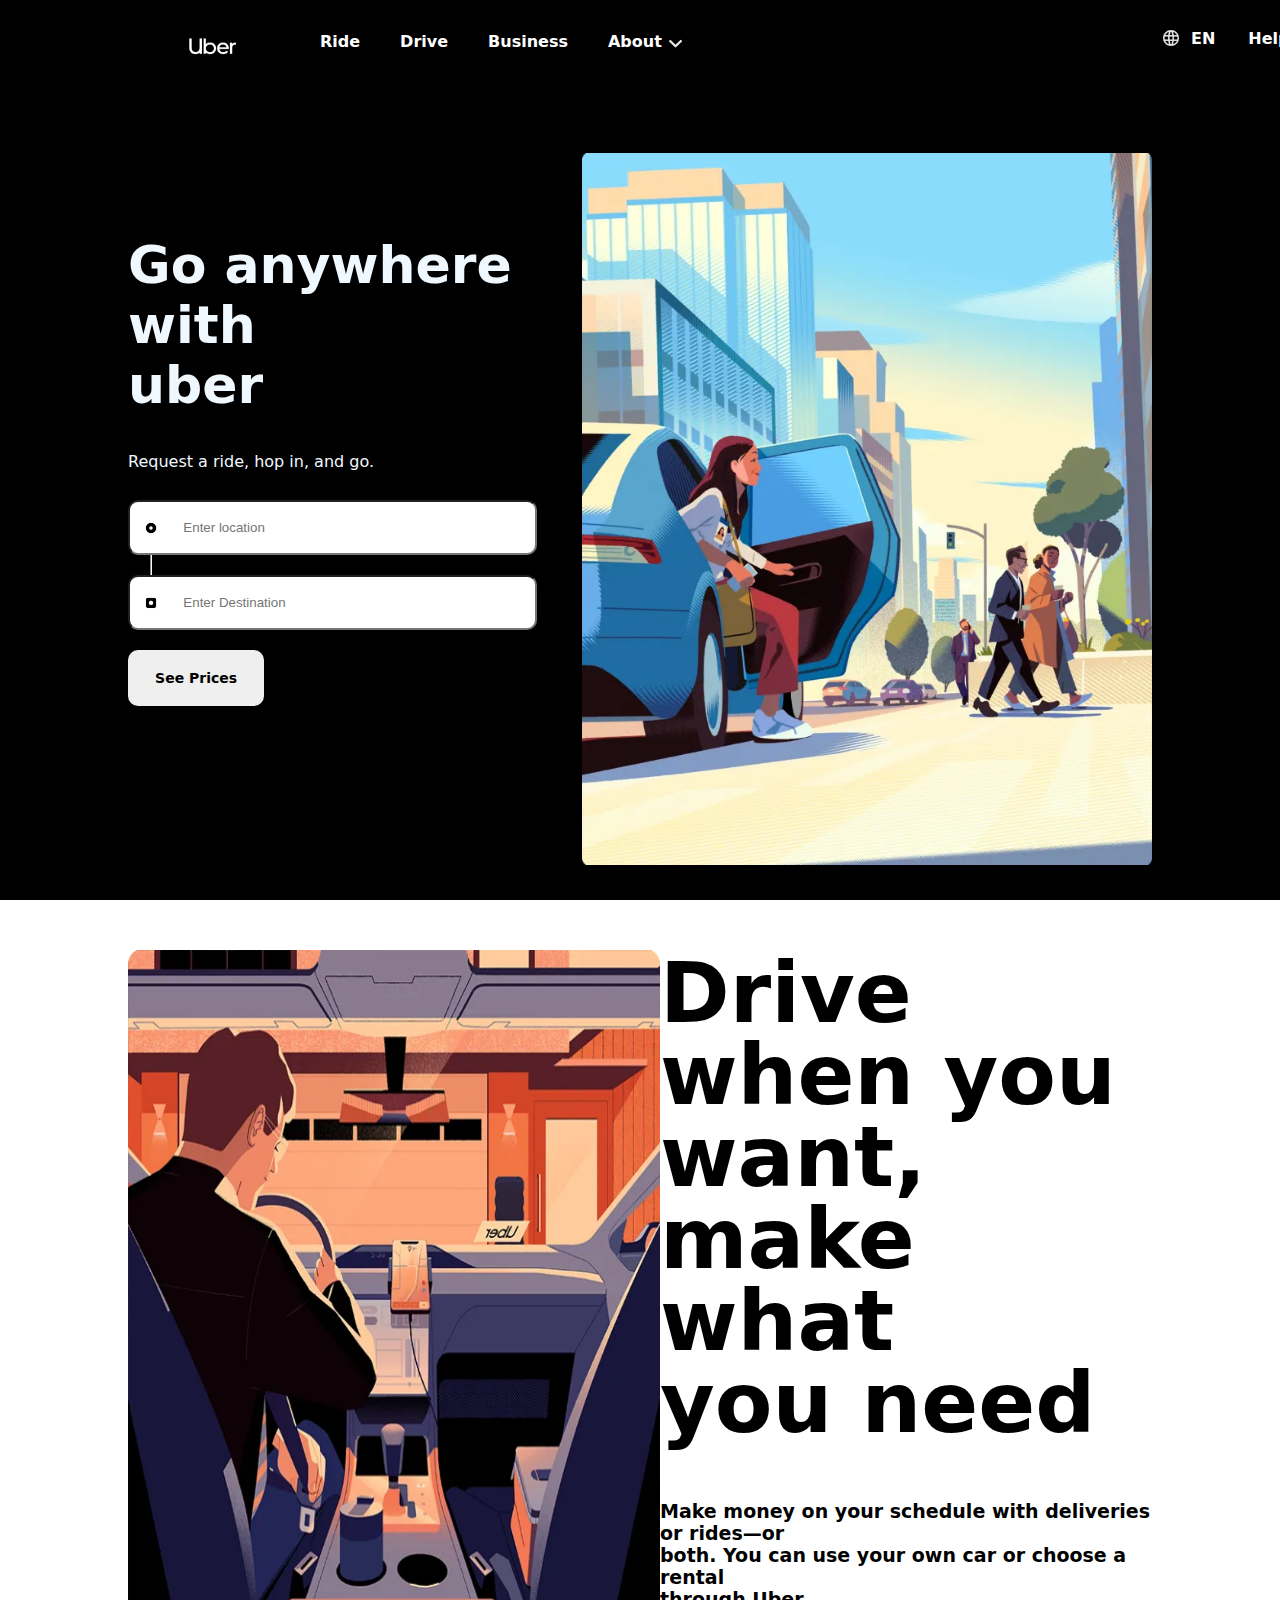
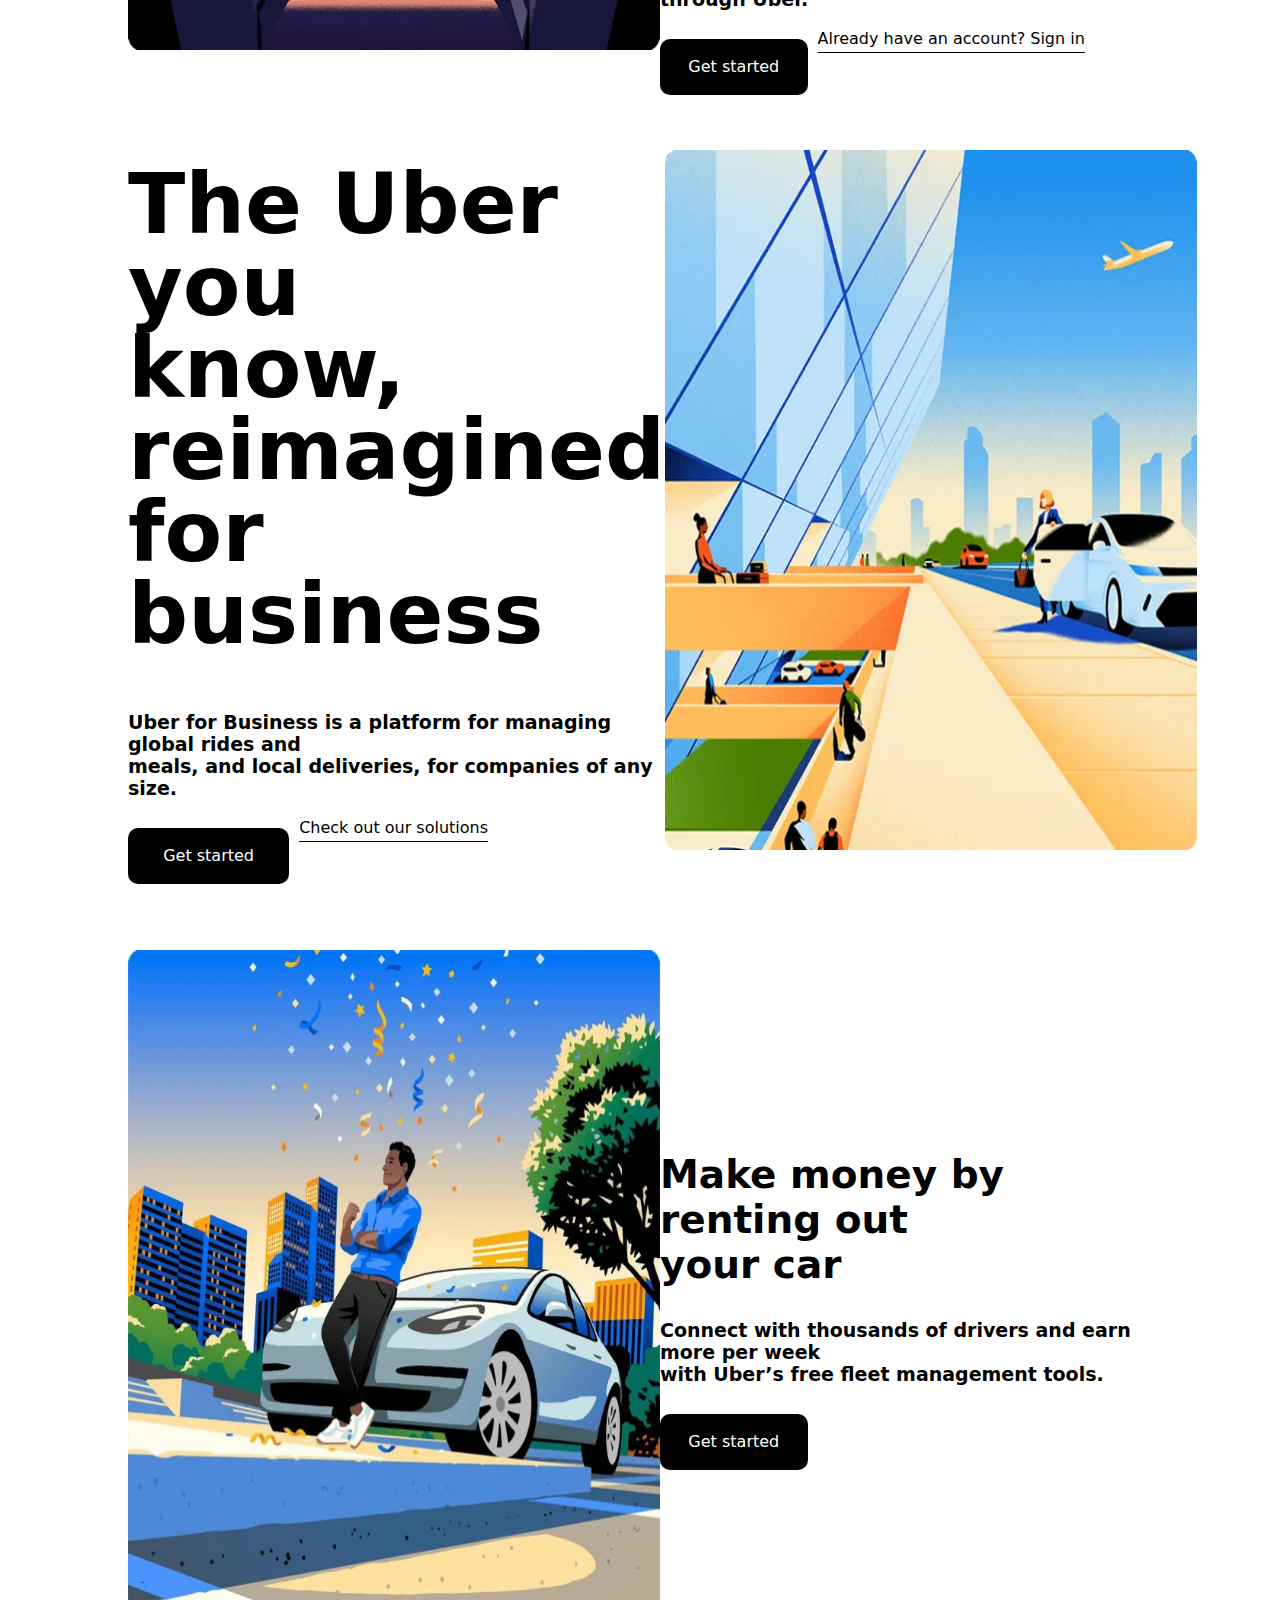
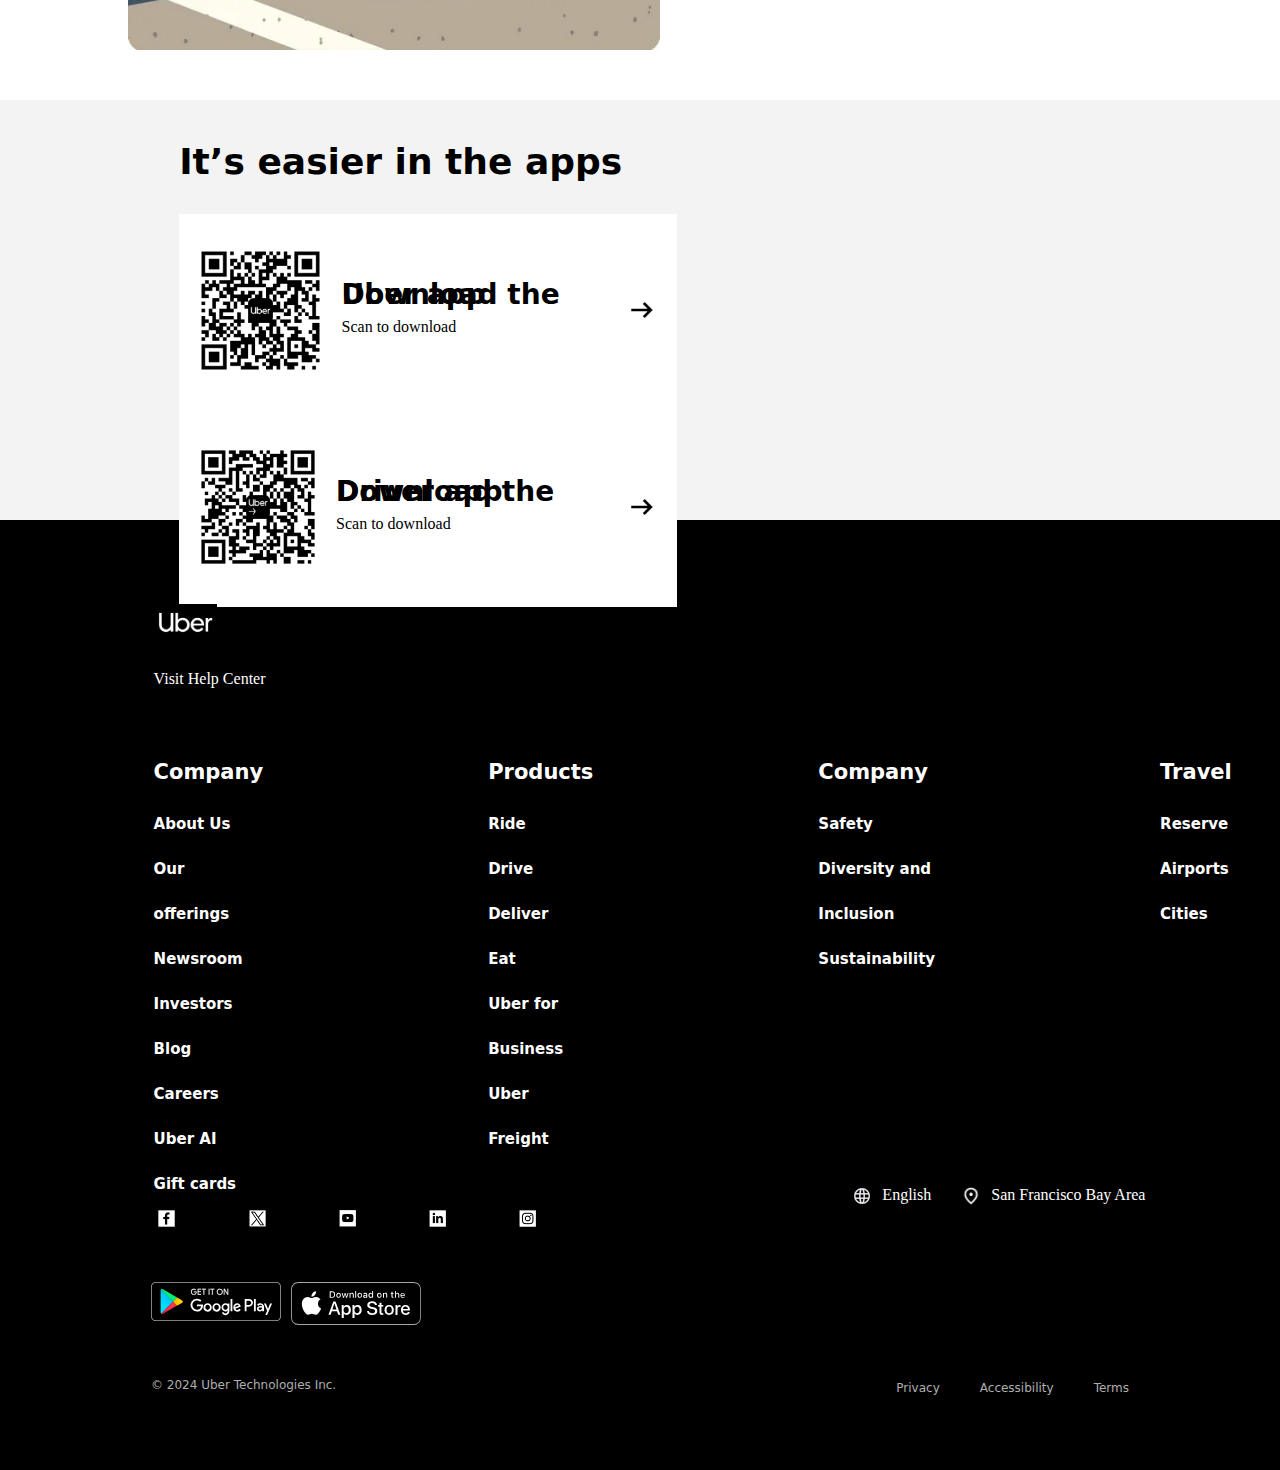
<file: index.html>
<!DOCTYPE html>
<html lang="en">
<head>
    <meta charset="UTF-8">
    <meta name="viewport" content="width=device-width, initial-scale=1.0">
    <link rel="icon" href="images/5969324.png">
    <link rel="stylesheet" href="style.css">
    <title>Earn Money by Driving or Get a Ride Now | Uber India</title>
</head>
<body>
    <header> 
            <div class="menu">
                <div class="logo">
                    <a href="index.html">
                    <img src="images/hero-image.webp" alt="logo"></a>
                </div>
                <div class="innermenu">  
                    <a href="index.html"> 
                    <li class="background">Ride</li></a>
                    <a href="index.html"> 
                    <li class="background">Drive</li></a>
                    <a href="index.html"> 
                    <li class="background">Business</li></a>
                    <div class="about">
                        <a href="index.html"> 
                        <li>About</li>
                        <img src="images/keyboard_arrow_down_24dp_E8EAED_FILL0_wght400_GRAD0_opsz24.png" alt=""></a>  
                    </div>    
                </div>
            </div>
            <div class="login">
                <div class="lang">
                    <a href="index.html"> 
                    <img src="images/language_16dp_E8EAED_FILL0_wght400_GRAD0_opsz20.png" >
                    <li>EN</li></a>
                </div>
                <a href="index.html"> 
                <li class="background">Help</li></a>
                <a href="index.html"> 
                <li class="background">Log in</li></a>
                <a href="index.html"> 
                <button><li id="button">Sign Up</li></button> </a> 
            </div>               
    </header>
    <section class="first">
            <div class="titlelocation">
                <div class="title1">
                    <h1>Go anywhere with <br>uber</h1>
                </div>
                <div class="caption1"><p>Request a ride, hop in, and go.</p></div>            
                <div class="line"><img src="images/line.png" alt=""></div>
                <div class="location">
                    <div class="location1">
                        <div class="dot"><img src="images/degree.png" alt=""></div>
                        <input type="text" placeholder="         Enter location">
                        
                    </div>
                    
                    <div class="location1">
                        <div class="dot"><img src="images/sssssssss.png" alt=""></div>
                        <input type="text" placeholder="         Enter Destination">
                    </div>
                </div>
                <div class="button1">
                    <button>
                        See Prices
                    </button>        
                </div> 
            </div>           
        <div class="images1">> 
                <img src="images/Ride-with-Uber.webp" alt="">  
        </div>
    </section> 
    <section class="second">
        <div class="images2">
            <img src="images/image2.webp" alt="">  
        </div>
        <div class="content">
            <div class="content1">
                <h1>Drive when you<br> want, make what<br> you need</h1>
            </div>
            <div class="content-caption"><p>Make money on your schedule with deliveries or rides—or 
                <br>both. You can use your own car or choose a rental <br> 
                through Uber.</p></div>            
            <div class="start">
                <button class="button2">
                    Get started
                </button>
                <a href="index.html">Already have an account? Sign in</a>        
            </div> 
        </div>
    </section>
    <section class="third">
        <div class="content">
            <div class="content1">
                <h1>The Uber you<br>know, reimagined<br>for business</h1>
            </div>
            <div class="content-caption"><p>Uber for Business is a platform for managing global rides and  
                <br>meals, and local deliveries, for companies of any size.</p></div>            
            <div class="start">
                <button class="button2">
                    Get started
                </button>
                <a href="index.html">Check out our solutions</a>        
            </div> 
        </div>
        <div class="images2">
            <img src="images/image 3.webp" alt="">  
        </div>
    </section>
    <section class="fourth">
        <div class="images2">
            <img src="images/image4.webp" alt="">  
        </div>
        <div class="content">
            <div class="content1">
                <h2>Make money by renting out<br> your car</h2>
            </div>
            <div class="content-caption"><p>Connect with thousands of drivers and earn more per week <br>  
                with Uber’s free fleet management tools.</p></div>            
            <div class="start">
                <button class="button2">
                    Get started
                </button>
                <!-- <a href="index.html">Check out our solutions</a>         -->
            </div> 
        </div>
    </section>
    <article class="app">
        <div class="apptitle"><h2>
            It’s easier in the apps
        </h2>
        </div>
        <a href="index.html">
        <div class="qr">
            <div class="qr1">
                <div class="qrcode1">
                    <img src="images/qr 1.webp" alt="">
                </div>
                <div class="qrtitle1"><h2>Download the Uber app</h2><p>Scan to download</p></div>
                <div class="arrow1">
                    <img src="images/arrow_right_alt_24dp_E8EAED_FILL0_wght400_GRAD0_opsz24.png" class="arrow1">
                </div>
            </div>
            <div class="qr2">
                <div class="qrcode2">
                    <img src="images/qr2.webp" alt="">
                </div>
                <div class="qrtitle2"><h2>Download the Driver app</h2><p>Scan to download</p></div>
                <div class="arrow1">
                    <img src="images/arrow_right_alt_24dp_E8EAED_FILL0_wght400_GRAD0_opsz24.png" class="arrow1">
                </div>
            </div> 
            </div>
        </a>
        </div>
    </article>   
    <section class="footer1">
        
        <div class="footerlogo"><a href="index.html"><img src="images/hero-image.webp" alt="logo"></div></a>
        <div class="help"><a href="index.html">Visit Help Center</a></div>
        <div class="table01">
            <div class="table1">
                <div class="thead">
                    Company
                </div>
                <div class="tdata">
                    <a href="index.html">About Us</a>
                </div>
                <div class="tdata">
                    <a href="index.html">Our offerings</a>
                </div>
                <div class="tdata">
                    <a href="index.html">Newsroom</a>
                </div>
                <div class="tdata">
                    <a href="index.html">Investors</a>
                </div>
                <div class="tdata">
                    <a href="index.html">Blog</a>
                </div>
                <div class="tdata">
                    <a href="index.html">Careers</a>
                </div>
                <div class="tdata">
                    <a href="index.html">Uber AI</a>
                </div>
                <div class="tdata">
                    <a href="index.html">Gift cards</a>
                </div>       
            </div>
            <div class="table1">
                <div class="thead">
                    Products
                </div>
                <div class="tdata">
                    <a href="index.html">Ride</a>
                </div>
                <div class="tdata">
                    <a href="index.html">Drive</a>
                </div>
                <div class="tdata">
                    <a href="index.html">Deliver</a>
                </div>
                <div class="tdata">
                    <a href="index.html">Eat</a>
                </div>
                <div class="tdata">
                    <a href="index.html">Uber for Business</a>
                </div>
                <div class="tdata">
                    <a href="index.html">Uber Freight</a>
                </div>     
            </div>
            <div class="table1">
                <div class="thead">
                    Company
                </div>
                <div class="tdata">
                    <a href="index.html">Safety</a>
                </div>
                <div class="tdata">
                    <a href="index.html">Diversity and Inclusion</a>
                </div>
                <div class="tdata">
                    <a href="index.html">Sustainability</a>
                </div>      
            </div>
            <div class="table1">
                <div class="thead">
                    Travel
                </div>
                <div class="tdata">
                    <a href="index.html">Reserve</a>
                </div>
                <div class="tdata">
                    <a href="index.html">Airports</a>
                </div>
                <div class="tdata">
                    <a href="index.html">Cities</a>
                </div>      
            </div>
        </div>       
    </section> 
    <section class="footer2">
        <div class="sociallan">
            <div class="sicons">
                <a href="index.html">
                <img src="images/fb.png" alt=""></a>
                <a href="index.html">
                <img src="images/x.png" alt=""></a>
                <a href="index.html">
                <img src="images/yt.png" alt=""></a>
                <a href="index.html">
                <img src="images/in.png" alt=""></a>
                <a href="index.html">
                <img src="images/insta.png" alt=""></a>
            </div>
            <div class="engsan">
                <div class="lang">
                    <a href="index.html"> 
                    <img src="images/language_16dp_E8EAED_FILL0_wght400_GRAD0_opsz20.png">
                    English</a>
                </div>
                <div class="local">
                    <a href="index.html"> 
                    <img src="images/location_on_22dp_FFFFFF_FILL0_wght400_GRAD0_opsz24.png">
                    San Francisco Bay Area</a>
                </div>
            </div>
        </div>
    </section>
    <section class="footer3">
        <div class="playstore">
            <img src="images/playstore.svg" alt="">
        </div>
        <div class="apple">
            <img src="images/apple.svg" alt="">
        </div>
    </section>
    <footer class="last">
        <div class="copy">
            © 2024 Uber Technologies Inc.
        </div>
        <div class="lastmenu">
            <div class="Privacy">
                <a href="index.html">Privacy</a>           
            </div>
            <div class="Privacy">
                <a href="index.html">Accessibility</a>           
            </div>
            <div class="Privacy">
                <a href="index.html">Terms</a>           
            </div>
        </div>    
    </footer>


</body>
</html>
</file>
<file: style.css>
body{
    margin: 0;
    width: 100%;
}
header{
    background-color: black;
    display: flex;
    height: 100px;
    justify-content: flex-start;
    width: 100%;
    align-items: center;
    gap: 521px;
    
}
img{

    width: 55px;
}
.about a{
    display: flex;

}

.logo{
    margin-left: 185px;
}
.login{

    display: flex;
    width: 89%;
    gap: 33px;
    color: rgb(255, 255, 255);
    font-family: UberMoveText, system-ui, "Helvetica Neue", Helvetica, Arial, sans-serif;
    font-size: 16px;
    font-weight: 600;
    line-height: 26px;
    list-style: none;
}
.login img{
    width: 21px;
}
.innermenu{
    display: flex;
    width: 50%;
    gap: 40px;
    list-style: none;
    font-family: UberMoveText, system-ui, "Helvetica Neue", Helvetica, Arial, sans-serif;
    font-size: 16px;
    font-weight: 600;
    line-height: 26px;
    color: rgb(255, 255, 255);   

}
.menu{

    display: flex;
    justify-content: space-between;
    width: 50%;
    gap: 40px;
    list-style: none;
    font-family: UberMoveText, system-ui, "Helvetica Neue", Helvetica, Arial, sans-serif;
    font-size: 16px;
    font-weight: 600;
    line-height: 26px;
    color: rgb(255, 255, 255);
    text-decoration: none;
    color: #ffffff;
}
section.first{
    display: flex;
    background-color: black;
    padding: 0 10%;
    height: 800px;
    justify-content: space-around; 
    align-items: center;    
    
} 

section.images1{
    display: flex;
    width: 50%; 
}
.images1 img{
    display: flex;
    width: 570px; 
}
.about img{
    width: 27px;
    height: 26px;
}
.about{
    display: flex;
    gap: 10px;
}

.title1 p{
    display: flex;
}
li{
    line-height: 21px;
}
.title1 h1{
    color: aliceblue;
    font-family: UberMove, UberMoveText, system-ui, "Helvetica Neue", Helvetica, Arial, sans-serif;
    font-size: 52px;
    font-weight: 700;
}

.background:hover{
    border-radius: 30px;
    /* transform: none;
    padding: 15px; */
    background-color: rgb(55, 55, 55);
}
.login button{
    border-radius: 70px;
}
.about:hover{
    border-radius: 30px;
    /* padding: 15px; */
    background-color: rgb(55, 55, 55);
}
.lang:hover{ 
    border-radius: 30px;
    /* padding: 15px; */
    background-color: rgb(55, 55, 55);
}
.lang img{
    height:20px;
    width: 20px;
}
.caption1 p{
    color: aliceblue;
    letter-spacing: 0;
    font-family: UberMoveText, system-ui, "Helvetica Neue", Helvetica, Arial, sans-serif;
    font-size: 16px;
    font-weight: normal;
    line-height: 24px;
}
.menu a{
    text-decoration: none;
    color: #ffffff;
}
.login a{
    text-decoration: none;
    color: #ffffff;
}
.location1 input{
    
}
.location{
    
    box-sizing: border-box;
    position: relative;
}
input{
    width: 90%;
    padding: 12px 20px;
    margin: 10px 0;
    box-sizing: border-box;
    border-radius: 10px;
    height: 55px;
}
.button1 button{
    width: 30%;
    margin: 10px 0;
    box-sizing: border-box;
    height: 56px;
    border-radius: 10px;
}
.titlelocation{
    height: 600px;
}
section.second{
    display: flex;
    background-color: rgb(255, 255, 255);
    padding: 0 10%;
    height: 800px;
    justify-content: space-around; 
    align-items: center; 
}
section.images2{
    display: flex;
    width: 50%; 
}
.images2 img{
    display: flex;
    width: 532px; 
    height: 700px;;
}
.content1{
    color: rgb(0, 0, 0);
    font-family: UberMove, UberMoveText, system-ui, "Helvetica Neue", Helvetica, Arial, sans-serif;
    font-size: 42px;
    font-weight: bold;
    line-height: 82px;
}
.content-caption p{

    color: rgb(0, 0, 0);
    letter-spacing: 0;
    font-family:  system-ui, "Helvetica Neue", Helvetica, Arial, sans-serif;
    font-size: 19px;
    font-weight: 600;
  
}

button{
    width: 149%;
    height: 41px;
    outline: none;
    border: none;
    font-family: UberMoveText, system-ui, "Helvetica Neue", Helvetica, Arial, sans-serif;
  font-size: 14px;
  font-weight: 550;
  line-height: 16px;
 
  
}
.start{
    display: flex;
    
    display: ruby-base-container;
}

.button2{    
    width: 30%;
    margin: 10px 0;
    box-sizing: border-box;
    height: 56px;
    border-radius: 10px;
    background-color: black;
    color: white;
    font-size: 16px;
    font-weight: 500;
    line-height: 20px;
}
.dot{
    position: absolute;
    width: 20%;
}
.line img{
    position: absolute;
    width: 187px;
}
.dot img{
    width: 34px;
  padding: 24% 7%;
}
.start a{
    
    color: #000000;
    font-family: UberMoveText, system-ui, "Helvetica Neue", Helvetica, Arial, sans-serif;
    font-size: 16px;
    padding-bottom: 6px;
    text-decoration: none;
    padding-left: 10px;
    text-decoration: underline;
    text-underline-offset: 8px;
    text-decoration-thickness: -2px;    
}
section.third{
    display: flex;
    background-color: rgb(255, 255, 255);
    padding: 0 10%;
    height: 800px;
    justify-content: space-around; 
    align-items: center;
}
section.fourth{
    display: flex;
    background-color: rgb(255, 255, 255);
    padding: 0 10%;
    height: 800px;
    justify-content: space-around; 
    align-items: center;
}
.content1 h2{
    font-family: UberMove, UberMoveText, system-ui, "Helvetica Neue", Helvetica, Arial, sans-serif;
    font-size: 39px;
    font-weight: bold;
    line-height: 45px;
}
article.app{
    display: inherit;
    justify-content: space-around;
    background-color:  rgb(243, 243, 243);
    padding: 10px 14%;
    height: 400px;     
}
article h2{
    font-family: UberMove, UberMoveText, system-ui, "Helvetica Neue", Helvetica, Arial, sans-serif;
    font-size: 36px;
    font-weight: 700;
    line-height: 44px;
    
}
.qr{
    display: block ruby;
    text-decoration: none;
    color: #000000;
   
    
}
.qr1{
    display: flex;
    justify-content: space-between;
    align-items: center;
    padding: 2%;
    width: 50%;
    height: 160px;
    background-color: #ffffff;
}
.qr2{
    display: flex;
    justify-content: space-between;
    align-items: center;
    padding: 2%;
    width: 50%;
    height: 160px;
    background-color: #ffffff;
}
.qrcode1 img{
    width: 87%;
}
.qrtitle1 h2{
    font-family: UberMove, UberMoveText, system-ui, "Helvetica Neue", Helvetica, Arial, sans-serif;
    font-size: 28px;
    font-weight: 700;
    line-height: 0;
    color: currentColor;
}
.arrow1 img{
    width: 32px;   
}
.qrcode2 img{
    width: 87%;
}
.qrtitle2 h2{   
    font-family: UberMove, UberMoveText, system-ui, "Helvetica Neue", Helvetica, Arial, sans-serif;
    font-size: 28px;
    font-weight: 700;
    line-height: 0;
    color: currentColor;
}

section.footer1{
    background-color: #000000;
    height: 500px;
    text-decoration: none;
    color: #ffffff;
    padding: 6% 12%;
}

.footerlogo img{
    width: 63px;
    margin-bottom: -29px;
}
.help a{
    line-height: 8;
    text-decoration: none;
    color: #ffffff;
}

.thead {
    line-height: 6;
    text-decoration: none;
    color: #ffffff;
    font-family: UberMoveText, system-ui, "Helvetica Neue", Helvetica, Arial, sans-serif;
    font-weight: 600;
    font-size: 21px;
    line-height: 59px;
    margin-bottom: 0;
}

.tdata a:hover{
    color: #c7c7c7;
}
.tdata a{
    line-height: 6;
    text-decoration: none;
    color: #ffffff;
    font-family: UberMoveText, system-ui, "Helvetica Neue", Helvetica, Arial, sans-serif;
    font-weight: 600;
    font-size: 15px;
    line-height: 3;
    margin-bottom: 20px;
}
.table01{
    display: flex;
    gap: 225px;
}
section.footer2{
    background-color: #000000;
    height: 70px;
    text-decoration: none;
    color: #ffffff;
    padding: 1% 10.5%;
    
}
.sicons{
    width: 50%;
    display: flex;
    gap: 5%;
}
.sicons img{
    width: 65px;
}
.sicons img:hover{
    background-color: #252525;
    border-radius: 20%;
}
.sociallan{
    display: flex;
    justify-content: space-between;
    
}
.lang a{
    display: flex;
    justify-content: end;
    text-decoration: none;
    color: #ffffff;
    gap: 10px;
}


section.footer3{
    display: flex;
    justify-content: flex-start;
    gap: 10px;
    background-color: #000000;
    height: 70px;
    text-decoration: none;
    color: #ffffff;
    padding: 1% 11.8%;
}
.footer3 img{
    width: 130px;
}
footer{
    display: flex;
    justify-content: space-between;
    gap: 10px;
    background-color: #000000;
    height: 80px;
    text-decoration: none;
    color: #ffffff;
    padding: 1% 11.8%;
} 
.copy {
    color: #AFAFAF;
    font-family: UberMoveText, system-ui, "Helvetica Neue", Helvetica, Arial, sans-serif;
    font-weight: normal;
    font-size: 12px;
    
}
.Privacy{
    gap: 10px;
}
footer.last{
    display: flex;
}
.Privacy a{
    text-decoration: none;
    color: #AFAFAF;
    font-family: UberMoveText, system-ui, "Helvetica Neue", Helvetica, Arial, sans-serif;
    font-weight: normal;
    font-size: 12px;
}
.lastmenu{
    display: flex;
    gap: 40px;
}
.Privacy a:hover{
    color: #4e4e4e;
}
.engsan{
    width: 29%;
    display: flex;
    gap: 30px;
}
.local a{
    display: flex;
    justify-content: end;
    text-decoration: none;
    color: #ffffff;
    gap: 10px;
}
.local img{
    width: 20px;
}
</file>
